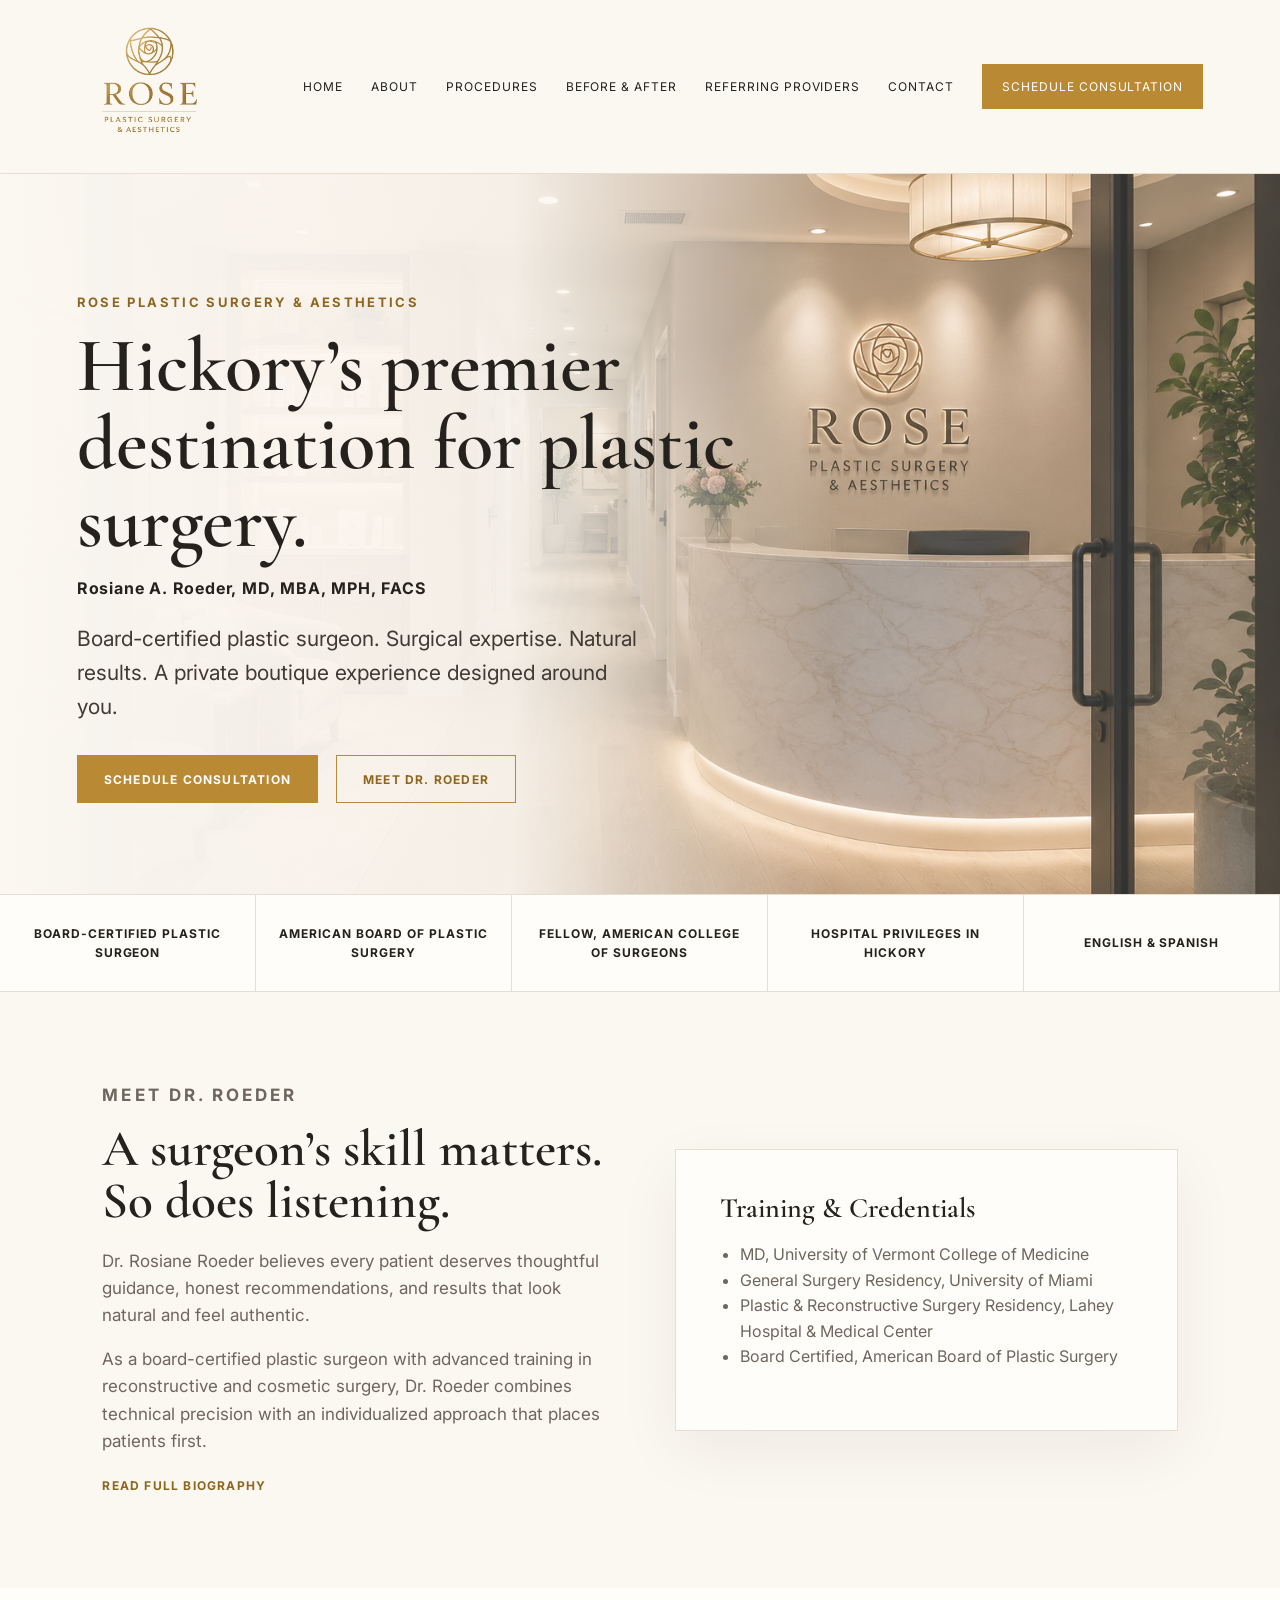
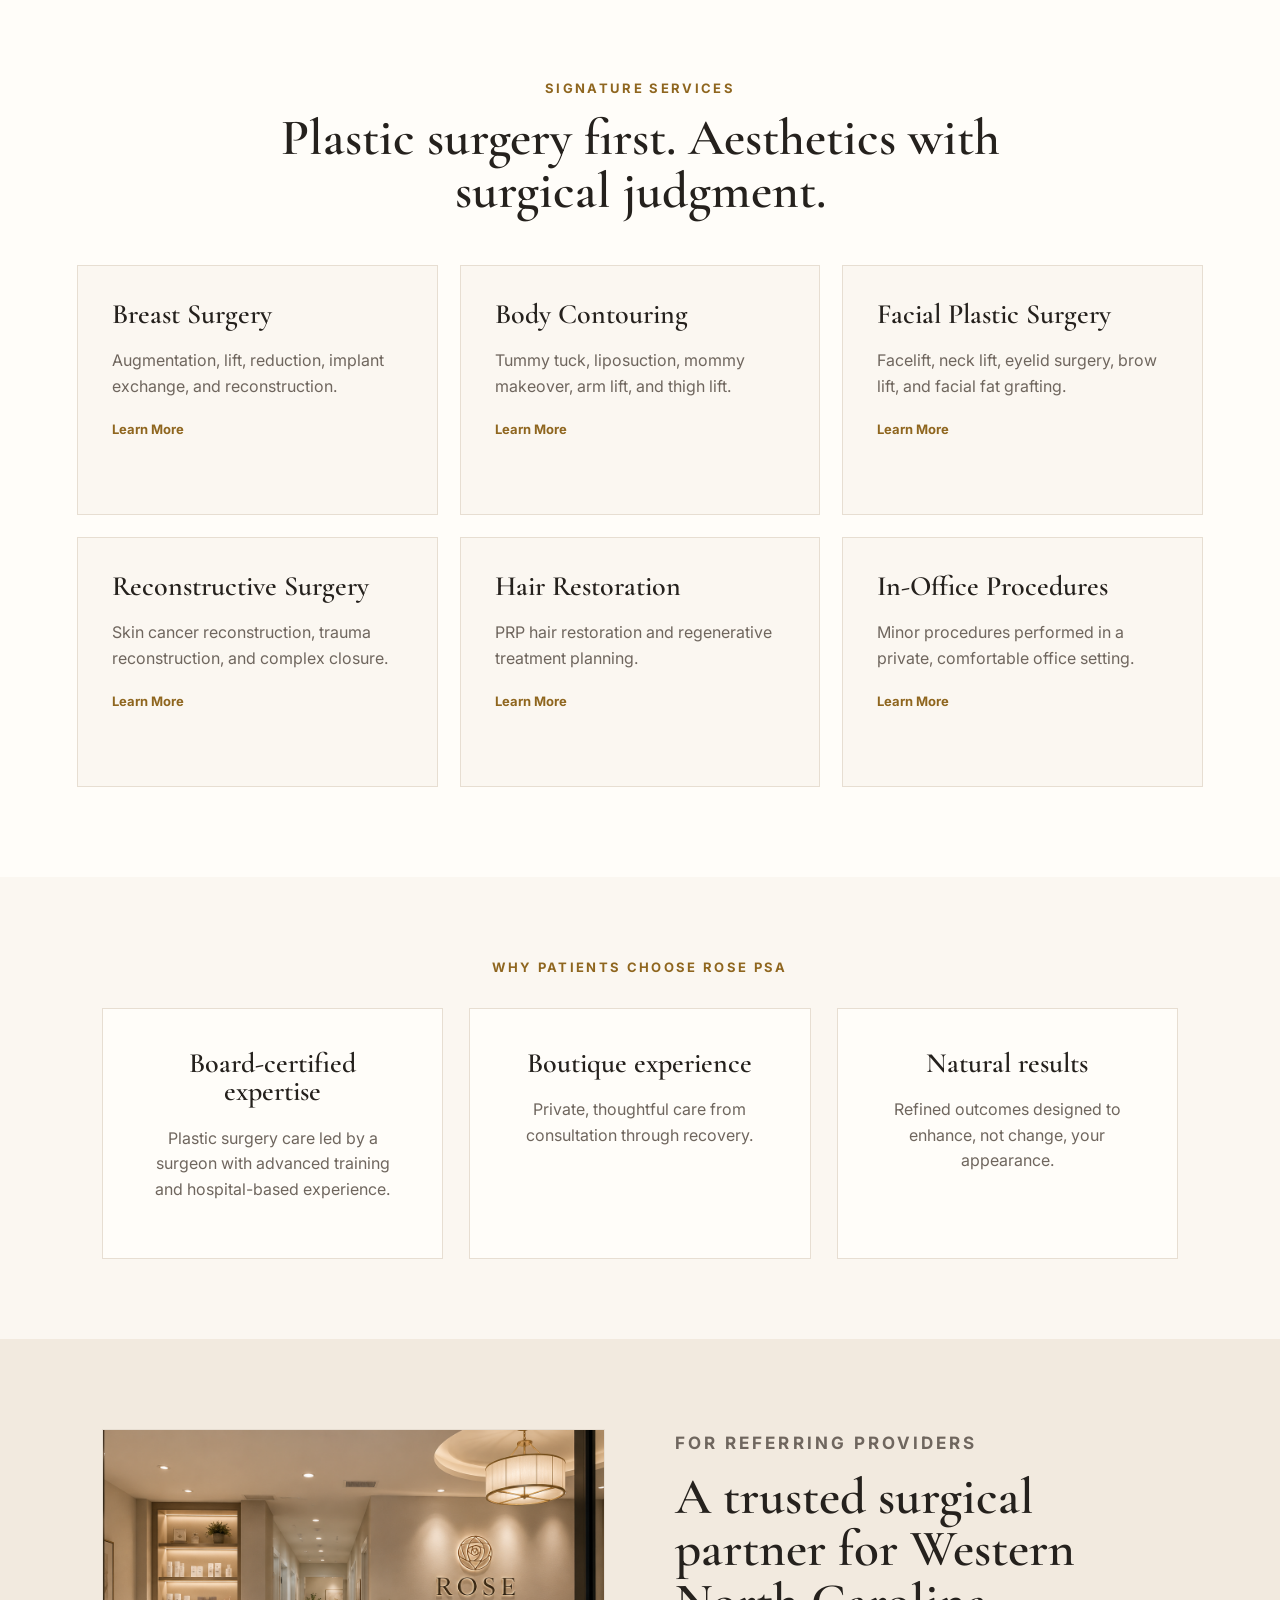
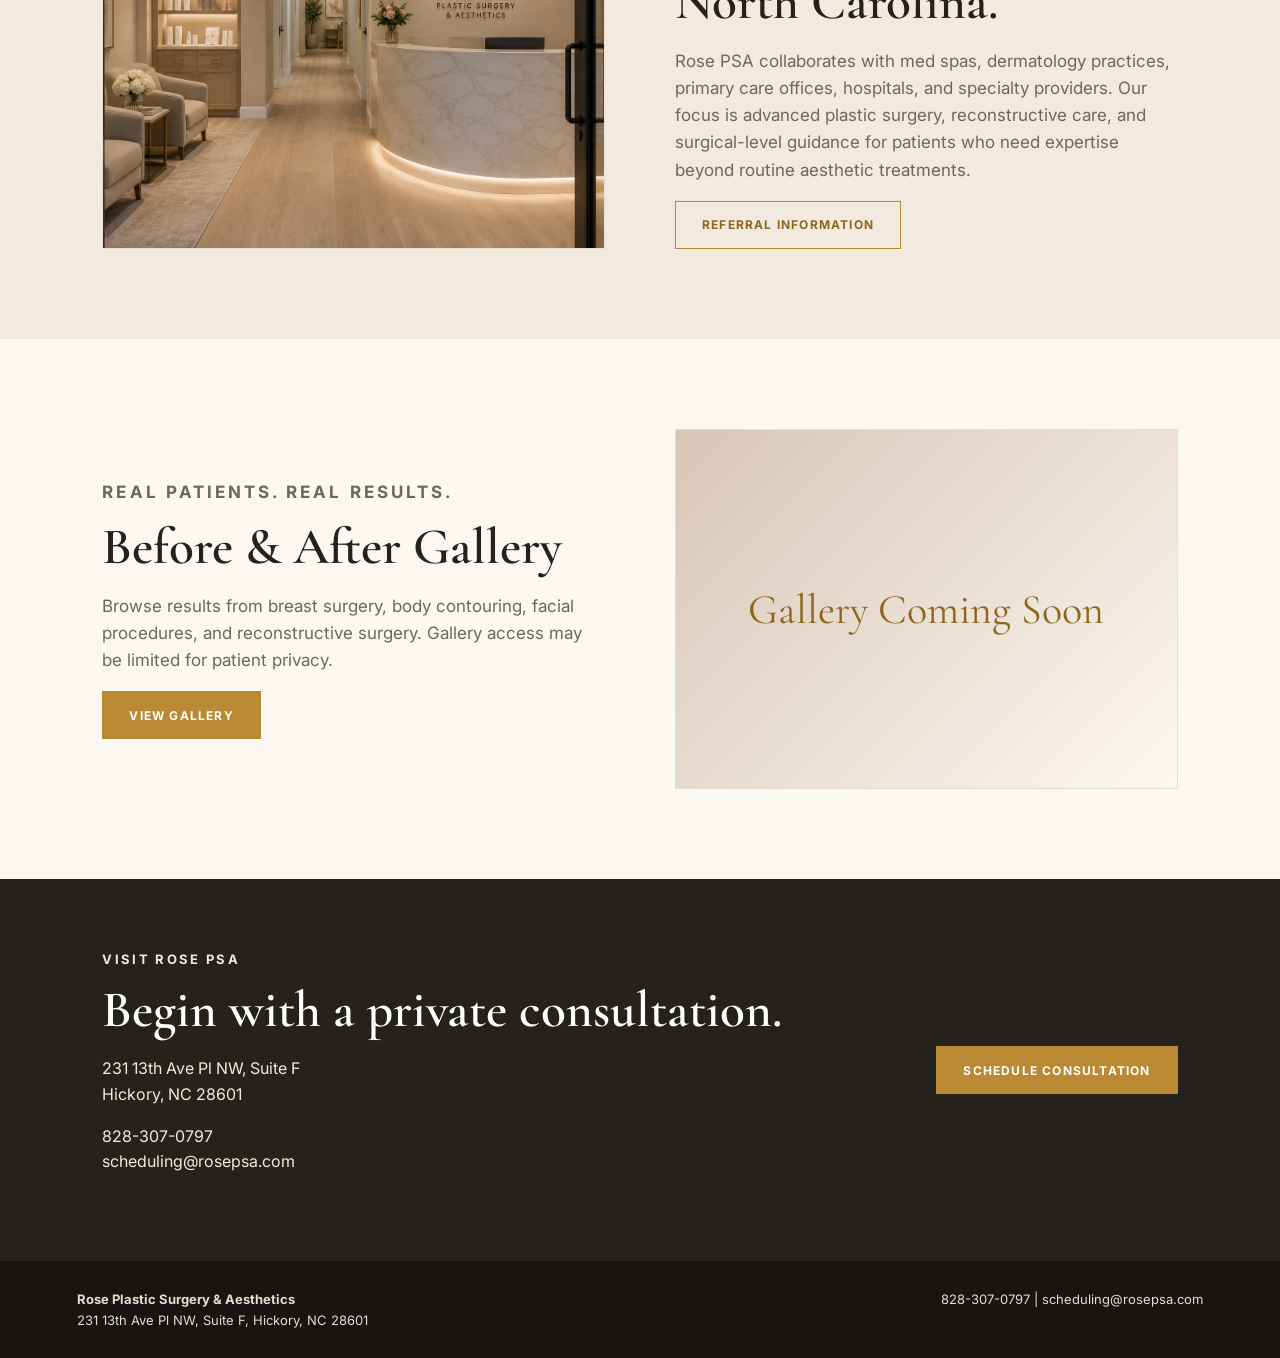
<file: index.html>
<!doctype html>
<html lang="en">
  <head>
    <meta charset="UTF-8" />
    <meta name="viewport" content="width=device-width, initial-scale=1.0" />
    <title>
      Rose Plastic Surgery & Aesthetics | Plastic Surgeon Hickory NC
    </title>
    <meta
      name="description"
      content="Rose Plastic Surgery & Aesthetics in Hickory, NC, led by board-certified plastic surgeon Rosiane A. Roeder, MD, MBA, MPH, FACS."
    />
    <link rel="preconnect" href="https://fonts.googleapis.com" />
    <link rel="preconnect" href="https://fonts.gstatic.com" crossorigin />
    <link
      href="https://fonts.googleapis.com/css2?family=Cormorant+Garamond:wght@500;600;700&family=Inter:wght@400;500;600;700&display=swap"
      rel="stylesheet"
    />
    <link rel="stylesheet" href="styles.css" />
  </head>
  <body>
    <header class="site-header">
      <a
        class="brand"
        href="index.html"
        aria-label="Rose Plastic Surgery & Aesthetics home"
      >
        <img
          src="assets/logo.png"
          alt="Rose Plastic Surgery & Aesthetics logo"
        />
      </a>
      <button class="menu-toggle" aria-label="Open menu">☰</button>
      <nav class="main-nav">
        <a href="index.html">Home</a>
        <a href="about.html">About</a>
        <a href="procedures.html">Procedures</a>
        <a href="gallery.html">Before & After</a>
        <a href="providers.html">Referring Providers</a>
        <a href="contact.html">Contact</a>
        <a class="nav-cta" href="contact.html">Schedule Consultation</a>
      </nav>
    </header>

    <main>
      <section class="hero">
        <div class="hero-copy">
          <p class="eyebrow">Rose Plastic Surgery & Aesthetics</p>
          <h1>Hickory’s premier destination for plastic surgery.</h1>
          <p class="doctor-line">Rosiane A. Roeder, MD, MBA, MPH, FACS</p>
          <p class="hero-text">
            Board-certified plastic surgeon. Surgical expertise. Natural
            results. A private boutique experience designed around you.
          </p>
          <div class="hero-actions">
            <a class="button gold" href="contact.html">Schedule Consultation</a>
            <a class="button outline" href="about.html">Meet Dr. Roeder</a>
          </div>
        </div>
        <div
          class="hero-image"
          role="img"
          aria-label="Rose Plastic Surgery & Aesthetics private practice lobby"
        ></div>
      </section>

      <section class="trust-strip">
        <div><span>Board-Certified Plastic Surgeon</span></div>
        <div><span>American Board of Plastic Surgery</span></div>
        <div><span>Fellow, American College of Surgeons</span></div>
        <div><span>Hospital Privileges in Hickory</span></div>
        <div><span>English & Spanish</span></div>
      </section>

      <section class="intro section-grid">
        <div>
          <p class="eyebrow">Meet Dr. Roeder</p>
          <h2>A surgeon’s skill matters. So does listening.</h2>
          <p>
            Dr. Rosiane Roeder believes every patient deserves thoughtful
            guidance, honest recommendations, and results that look natural and
            feel authentic.
          </p>
          <p>
            As a board-certified plastic surgeon with advanced training in
            reconstructive and cosmetic surgery, Dr. Roeder combines technical
            precision with an individualized approach that places patients
            first.
          </p>
          <a class="text-link" href="about.html">Read full biography</a>
        </div>
        <div class="credential-card">
          <h3>Training & Credentials</h3>
          <ul>
            <li>MD, University of Vermont College of Medicine</li>
            <li>General Surgery Residency, University of Miami</li>
            <li>
              Plastic & Reconstructive Surgery Residency, Lahey Hospital &
              Medical Center
            </li>
            <li>Board Certified, American Board of Plastic Surgery</li>
          </ul>
        </div>
      </section>

      <section class="services">
        <p class="eyebrow center">Signature Services</p>
        <h2>Plastic surgery first. Aesthetics with surgical judgment.</h2>
        <div class="service-grid">
          <article>
            <h3>Breast Surgery</h3>
            <p>
              Augmentation, lift, reduction, implant exchange, and
              reconstruction.
            </p>
            <a href="procedures.html#breast">Learn More</a>
          </article>
          <article>
            <h3>Body Contouring</h3>
            <p>
              Tummy tuck, liposuction, mommy makeover, arm lift, and thigh lift.
            </p>
            <a href="procedures.html#body">Learn More</a>
          </article>
          <article>
            <h3>Facial Plastic Surgery</h3>
            <p>
              Facelift, neck lift, eyelid surgery, brow lift, and facial fat
              grafting.
            </p>
            <a href="procedures.html#face">Learn More</a>
          </article>
          <article>
            <h3>Reconstructive Surgery</h3>
            <p>
              Skin cancer reconstruction, trauma reconstruction, and complex
              closure.
            </p>
            <a href="procedures.html#reconstruction">Learn More</a>
          </article>
          <article>
            <h3>Hair Restoration</h3>
            <p>PRP hair restoration and regenerative treatment planning.</p>
            <a href="procedures.html#hair">Learn More</a>
          </article>
          <article>
            <h3>In-Office Procedures</h3>
            <p>
              Minor procedures performed in a private, comfortable office
              setting.
            </p>
            <a href="procedures.html#office">Learn More</a>
          </article>
        </div>
      </section>

      <section class="why">
        <p class="eyebrow center">Why Patients Choose Rose PSA</p>
        <div class="why-grid">
          <div>
            <h3>Board-certified expertise</h3>
            <p>
              Plastic surgery care led by a surgeon with advanced training and
              hospital-based experience.
            </p>
          </div>
          <div>
            <h3>Boutique experience</h3>
            <p>Private, thoughtful care from consultation through recovery.</p>
          </div>
          <div>
            <h3>Natural results</h3>
            <p>
              Refined outcomes designed to enhance, not change, your appearance.
            </p>
          </div>
        </div>
      </section>

      <section class="providers-callout section-grid reverse">
        <div class="lobby-photo"></div>
        <div>
          <p class="eyebrow">For Referring Providers</p>
          <h2>A trusted surgical partner for Western North Carolina.</h2>
          <p>
            Rose PSA collaborates with med spas, dermatology practices, primary
            care offices, hospitals, and specialty providers. Our focus is
            advanced plastic surgery, reconstructive care, and surgical-level
            guidance for patients who need expertise beyond routine aesthetic
            treatments.
          </p>
          <a class="button outline" href="providers.html"
            >Referral Information</a
          >
        </div>
      </section>

      <section class="gallery-teaser section-grid">
        <div>
          <p class="eyebrow">Real Patients. Real Results.</p>
          <h2>Before & After Gallery</h2>
          <p>
            Browse results from breast surgery, body contouring, facial
            procedures, and reconstructive surgery. Gallery access may be
            limited for patient privacy.
          </p>
          <a class="button gold" href="gallery.html">View Gallery</a>
        </div>
        <div class="gallery-placeholder">
          <span>Gallery Coming Soon</span>
        </div>
      </section>

      <section class="contact-band">
        <div>
          <p class="eyebrow">Visit Rose PSA</p>
          <h2>Begin with a private consultation.</h2>
          <p>231 13th Ave Pl NW, Suite F<br />Hickory, NC 28601</p>
          <p>
            <a href="tel:8283070797">828-307-0797</a><br /><a
              href="mailto:scheduling@rosepsa.com"
              >scheduling@rosepsa.com</a
            >
          </p>
        </div>
        <a class="button gold" href="contact.html">Schedule Consultation</a>
      </section>
    </main>

    <footer>
      <div>
        <strong>Rose Plastic Surgery & Aesthetics</strong><br />231 13th Ave Pl
        NW, Suite F, Hickory, NC 28601
      </div>
      <div>
        <a href="tel:8283070797">828-307-0797</a> |
        <a href="mailto:scheduling@rosepsa.com">scheduling@rosepsa.com</a>
      </div>
    </footer>
    <script src="script.js"></script>
  </body>
</html>
</file>
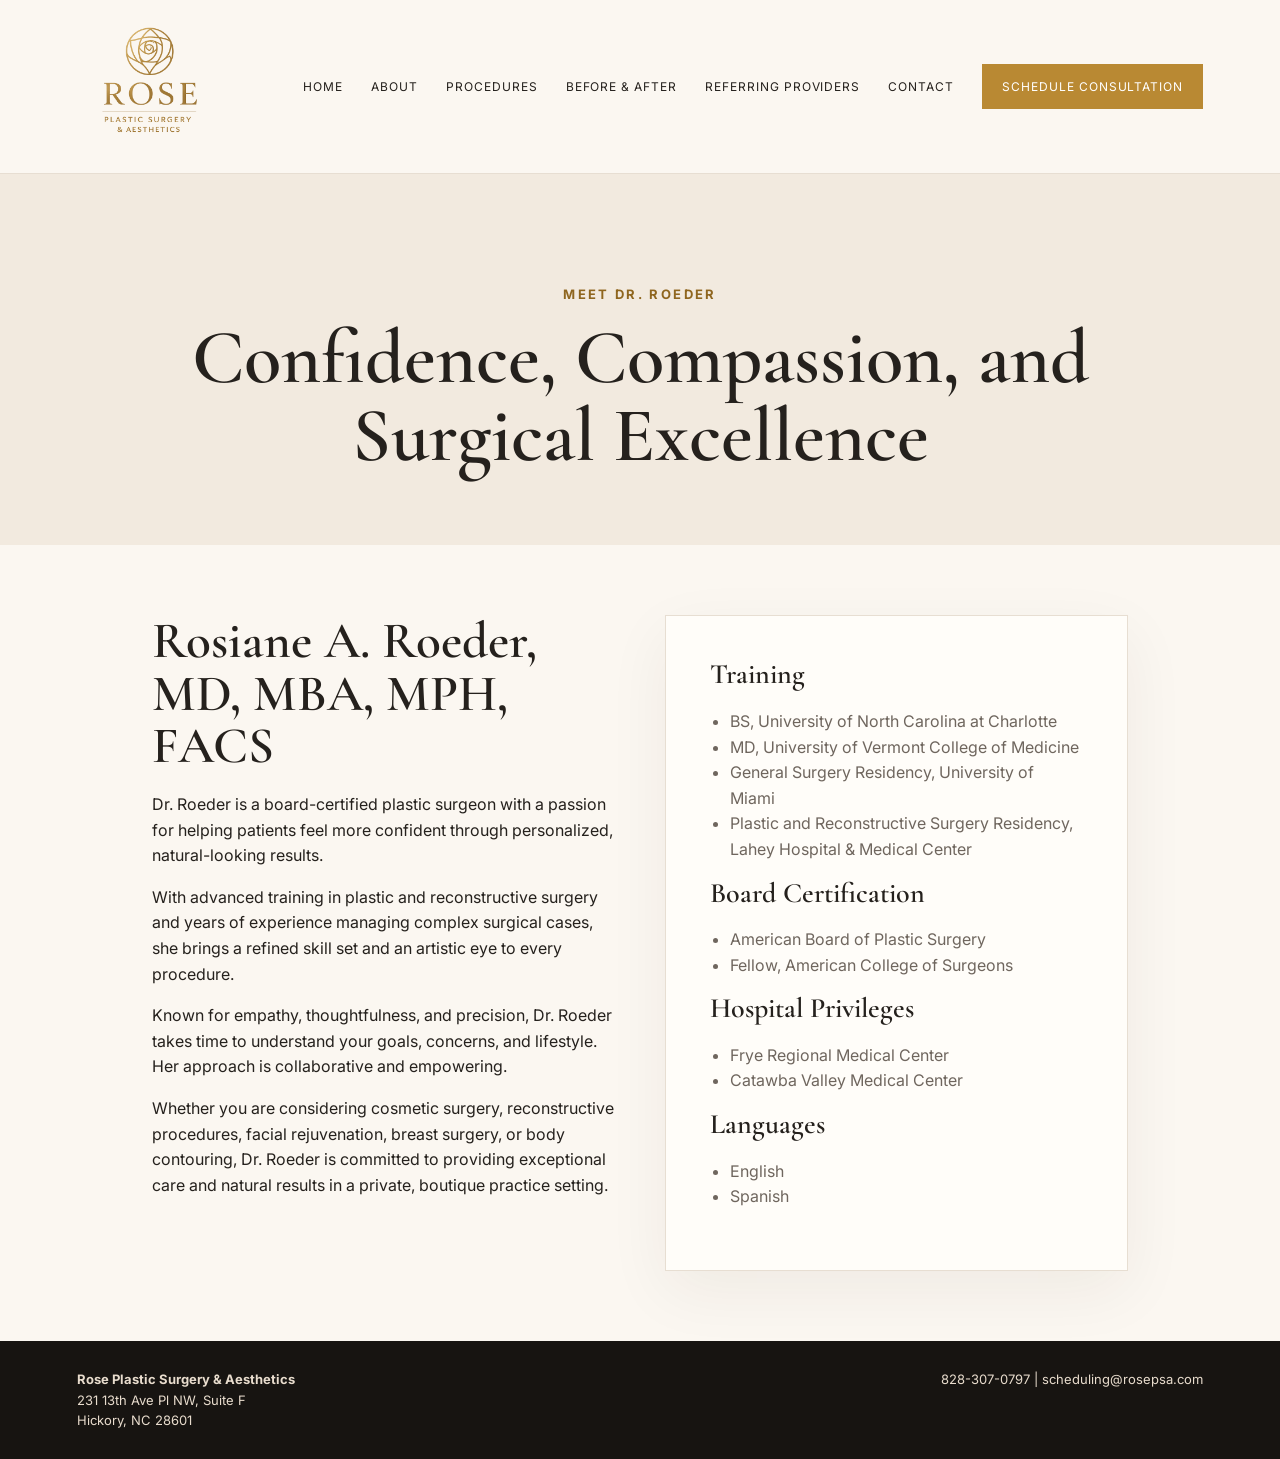
<file: about.html>
<!DOCTYPE html>
<html lang="en">
<head>
  <meta charset="UTF-8" />
  <meta name="viewport" content="width=device-width, initial-scale=1.0" />
  <title>Meet Dr. Roeder | Rose Plastic Surgery & Aesthetics</title>

  <link rel="preconnect" href="https://fonts.googleapis.com" />
  <link rel="preconnect" href="https://fonts.gstatic.com" crossorigin />

  <link
    href="https://fonts.googleapis.com/css2?family=Cormorant+Garamond:wght@500;600;700&family=Inter:wght@400;500;600;700&display=swap"
    rel="stylesheet"
  />

  <link rel="stylesheet" href="styles.css" />
</head>

<body>
  <header class="site-header">
    <a class="brand" href="index.html">
      <img
        src="assets/logo.png"
        alt="Rose Plastic Surgery & Aesthetics logo"
      />
    </a>

    <button class="menu-toggle">☰</button>

    <nav class="main-nav">
      <a href="index.html">Home</a>
      <a href="about.html">About</a>
      <a href="procedures.html">Procedures</a>
      <a href="gallery.html">Before & After</a>
      <a href="providers.html">Referring Providers</a>
      <a href="contact.html">Contact</a>
      <a class="nav-cta" href="contact.html">Schedule Consultation</a>
    </nav>
  </header>

  <main>
    <section class="page-hero">
      <p class="eyebrow">Meet Dr. Roeder</p>
      <h1>Confidence, Compassion, and Surgical Excellence</h1>
    </section>

    <section class="content two-col">
      <div>
        <h2>Rosiane A. Roeder, MD, MBA, MPH, FACS</h2>

        <p>
          Dr. Roeder is a board-certified plastic surgeon with a passion for
          helping patients feel more confident through personalized,
          natural-looking results.
        </p>

        <p>
          With advanced training in plastic and reconstructive surgery and years
          of experience managing complex surgical cases, she brings a refined
          skill set and an artistic eye to every procedure.
        </p>

        <p>
          Known for empathy, thoughtfulness, and precision, Dr. Roeder takes
          time to understand your goals, concerns, and lifestyle. Her approach
          is collaborative and empowering.
        </p>

        <p>
          Whether you are considering cosmetic surgery, reconstructive
          procedures, facial rejuvenation, breast surgery, or body contouring,
          Dr. Roeder is committed to providing exceptional care and natural
          results in a private, boutique practice setting.
        </p>
      </div>

      <div class="credential-card">
        <h3>Training</h3>

        <ul>
          <li>BS, University of North Carolina at Charlotte</li>
          <li>MD, University of Vermont College of Medicine</li>
          <li>General Surgery Residency, University of Miami</li>
          <li>
            Plastic and Reconstructive Surgery Residency,
            Lahey Hospital & Medical Center
          </li>
        </ul>

        <h3>Board Certification</h3>

        <ul>
          <li>American Board of Plastic Surgery</li>
          <li>Fellow, American College of Surgeons</li>
        </ul>

        <h3>Hospital Privileges</h3>

        <ul>
          <li>Frye Regional Medical Center</li>
          <li>Catawba Valley Medical Center</li>
        </ul>

        <h3>Languages</h3>

        <ul>
          <li>English</li>
          <li>Spanish</li>
        </ul>
      </div>
    </section>
  </main>

  <footer>
    <div>
      <strong>Rose Plastic Surgery & Aesthetics</strong><br />
      231 13th Ave Pl NW, Suite F<br />
      Hickory, NC 28601
    </div>

    <div>
      <a href="tel:8283070797">828-307-0797</a> |
      <a href="mailto:scheduling@rosepsa.com">
        scheduling@rosepsa.com
      </a>
    </div>
  </footer>

  <script src="script.js"></script>
</body>
</html>
</file>
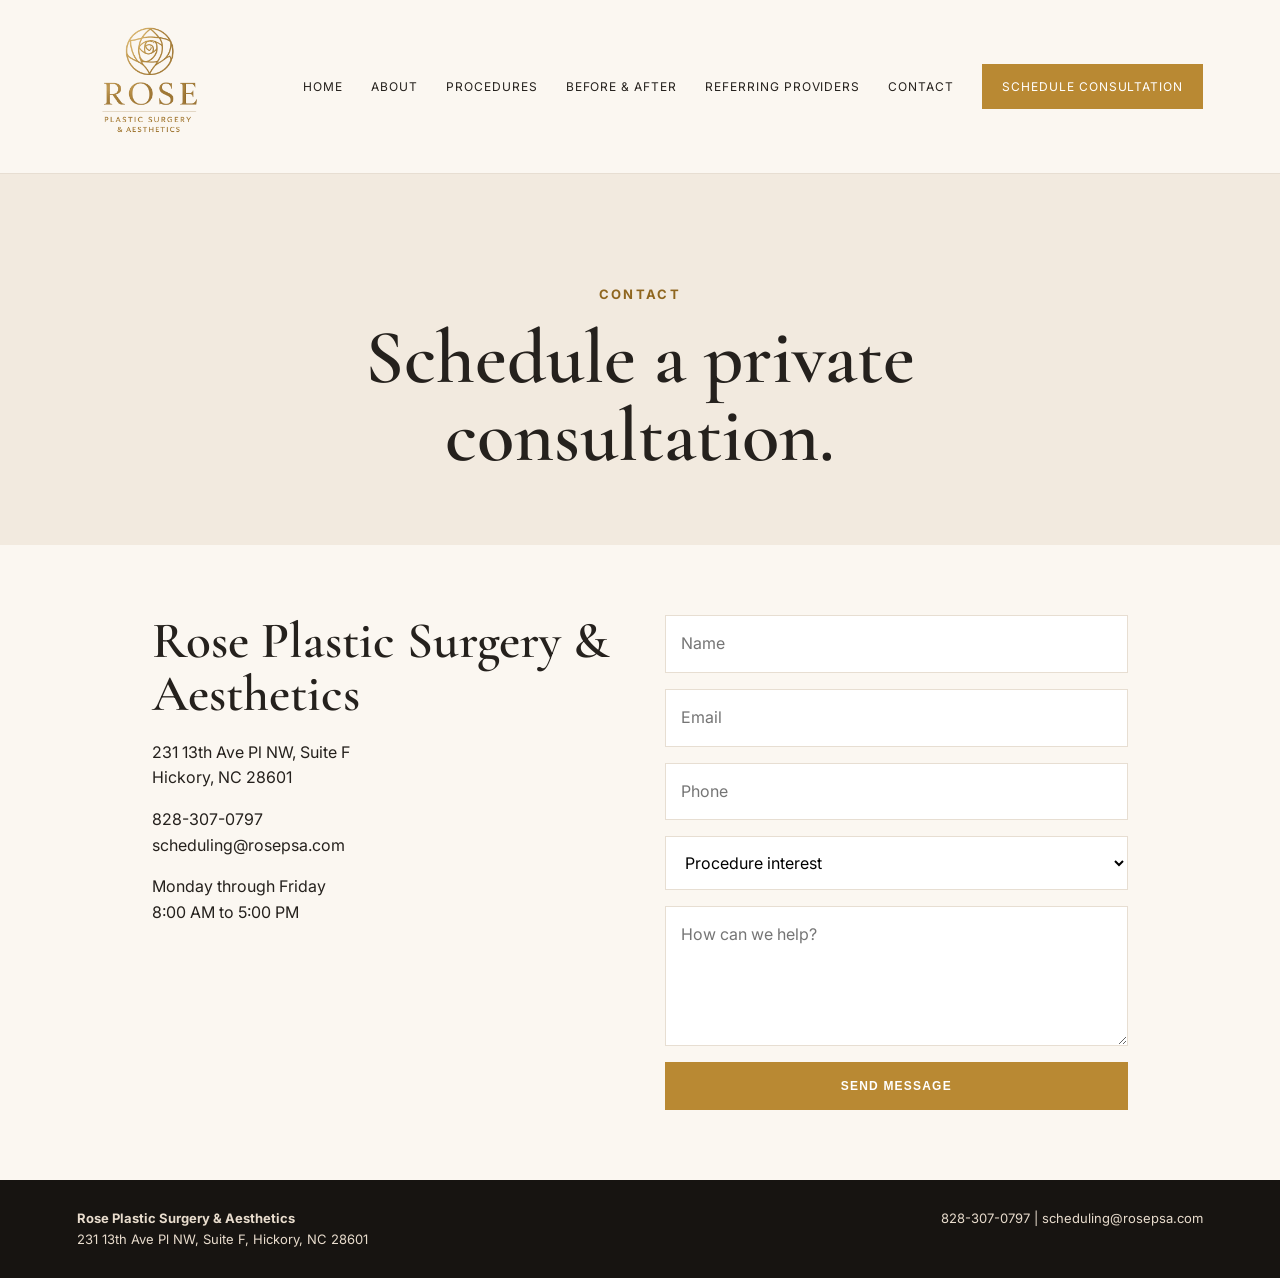
<file: contact.html>
<!doctype html>
<html lang="en">
  <head>
    <meta charset="UTF-8" />
    <meta name="viewport" content="width=device-width, initial-scale=1.0" />
    <title>Contact | Rose Plastic Surgery & Aesthetics</title>
    <link rel="preconnect" href="https://fonts.googleapis.com" />
    <link rel="preconnect" href="https://fonts.gstatic.com" crossorigin />
    <link
      href="https://fonts.googleapis.com/css2?family=Cormorant+Garamond:wght@500;600;700&family=Inter:wght@400;500;600;700&display=swap"
      rel="stylesheet"
    />
    <link rel="stylesheet" href="styles.css" />
  </head>
  <body>
    <header class="site-header">
      <a class="brand" href="index.html"
        ><img
          src="assets/logo.png"
          alt="Rose Plastic Surgery & Aesthetics logo" /></a
      ><button class="menu-toggle">☰</button>
      <nav class="main-nav">
        <a href="index.html">Home</a><a href="about.html">About</a
        ><a href="procedures.html">Procedures</a
        ><a href="gallery.html">Before & After</a
        ><a href="providers.html">Referring Providers</a
        ><a href="contact.html">Contact</a
        ><a class="nav-cta" href="contact.html">Schedule Consultation</a>
      </nav>
    </header>
    <main>
      <section class="page-hero">
        <p class="eyebrow">Contact</p>
        <h1>Schedule a private consultation.</h1>
      </section>
      <section class="content two-col">
        <div>
          <h2>Rose Plastic Surgery & Aesthetics</h2>
          <p>231 13th Ave Pl NW, Suite F<br />Hickory, NC 28601</p>
          <p>
            <a href="tel:8283070797">828-307-0797</a><br /><a
              href="mailto:scheduling@rosepsa.com"
              >scheduling@rosepsa.com</a
            >
          </p>
          <p>Monday through Friday<br />8:00 AM to 5:00 PM</p>
        </div>
        <form
          class="contact-form"
          action="https://formspree.io/f/mwvjjloz"
          method="POST"
        >
          <input name="name" placeholder="Name" required /><input
            name="email"
            type="email"
            placeholder="Email"
            required
          /><input name="phone" placeholder="Phone" /><select name="interest">
            <option>Procedure interest</option>
            <option>Breast Surgery</option>
            <option>Body Contouring</option>
            <option>Facial Plastic Surgery</option>
            <option>Reconstructive Surgery</option>
            <option>Hair Restoration</option>
            <option>In-Office Procedure</option>
            <option>Referral Partner</option></select
          ><textarea name="message" placeholder="How can we help?"></textarea
          ><button class="button gold" type="submit">Send Message</button>
        </form>
      </section>
    </main>
    <footer>
      <div>
        <strong>Rose Plastic Surgery & Aesthetics</strong><br />231 13th Ave Pl
        NW, Suite F, Hickory, NC 28601
      </div>
      <div>
        <a href="tel:8283070797">828-307-0797</a> |
        <a href="mailto:scheduling@rosepsa.com">scheduling@rosepsa.com</a>
      </div>
    </footer>
    <script src="script.js"></script>
  </body>
</html>
</file>
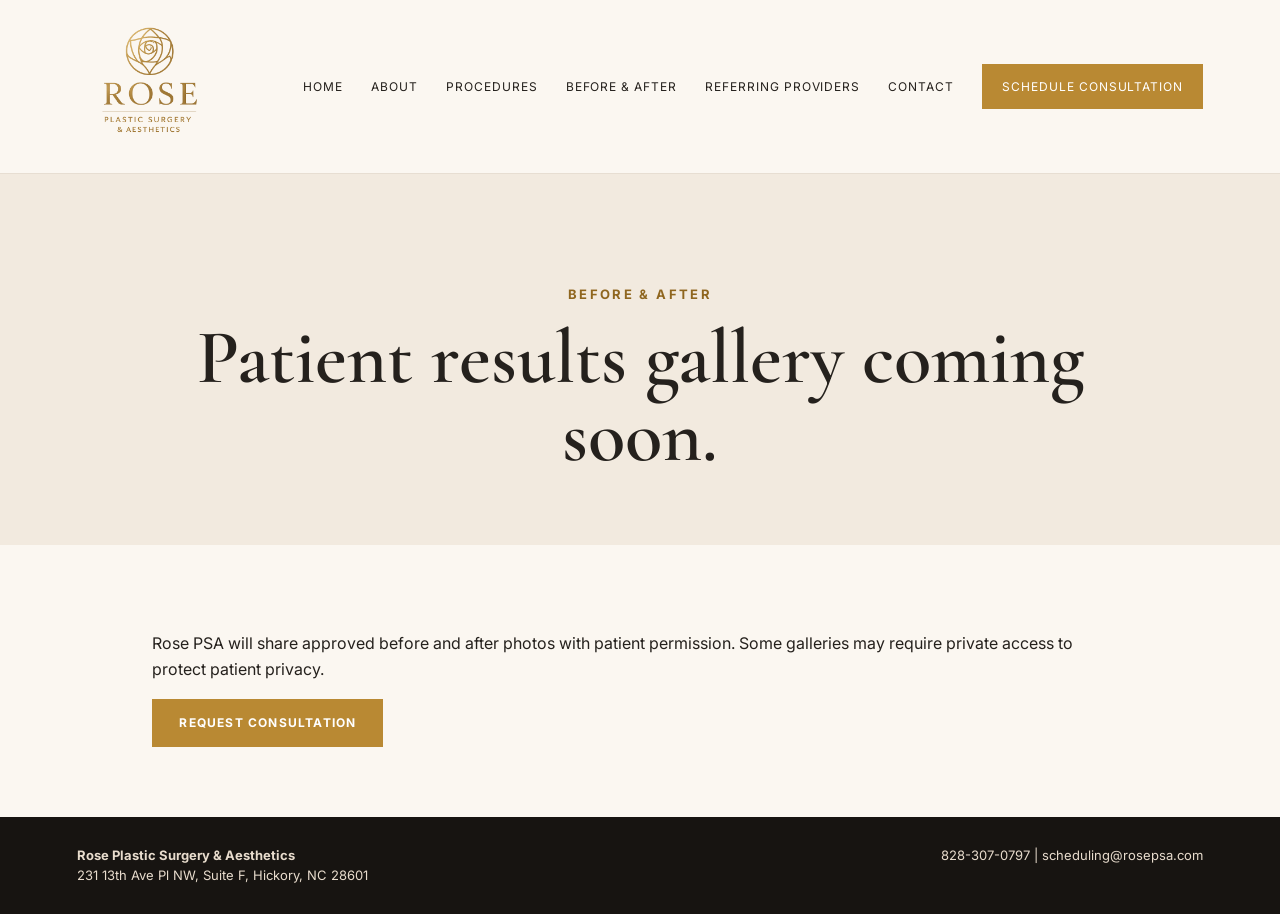
<file: gallery.html>
<!DOCTYPE html><html lang="en"><head><meta charset="UTF-8"><meta name="viewport" content="width=device-width, initial-scale=1.0"><title>Before & After Gallery | Rose PSA</title><link rel="preconnect" href="https://fonts.googleapis.com"><link rel="preconnect" href="https://fonts.gstatic.com" crossorigin><link href="https://fonts.googleapis.com/css2?family=Cormorant+Garamond:wght@500;600;700&family=Inter:wght@400;500;600;700&display=swap" rel="stylesheet"><link rel="stylesheet" href="styles.css"></head><body><header class="site-header"><a class="brand" href="index.html"><img src="assets/logo.png" alt="Rose Plastic Surgery & Aesthetics logo"></a><button class="menu-toggle">☰</button><nav class="main-nav"><a href="index.html">Home</a><a href="about.html">About</a><a href="procedures.html">Procedures</a><a href="gallery.html">Before & After</a><a href="providers.html">Referring Providers</a><a href="contact.html">Contact</a><a class="nav-cta" href="contact.html">Schedule Consultation</a></nav></header><main><section class="page-hero"><p class="eyebrow">Before & After</p><h1>Patient results gallery coming soon.</h1></section><section class="content"><p>Rose PSA will share approved before and after photos with patient permission. Some galleries may require private access to protect patient privacy.</p><a class="button gold" href="contact.html">Request Consultation</a></section></main><footer><div><strong>Rose Plastic Surgery & Aesthetics</strong><br>231 13th Ave Pl NW, Suite F, Hickory, NC 28601</div><div><a href="tel:8283070797">828-307-0797</a> | <a href="mailto:scheduling@rosepsa.com">scheduling@rosepsa.com</a></div></footer><script src="script.js"></script></body></html>
</file>
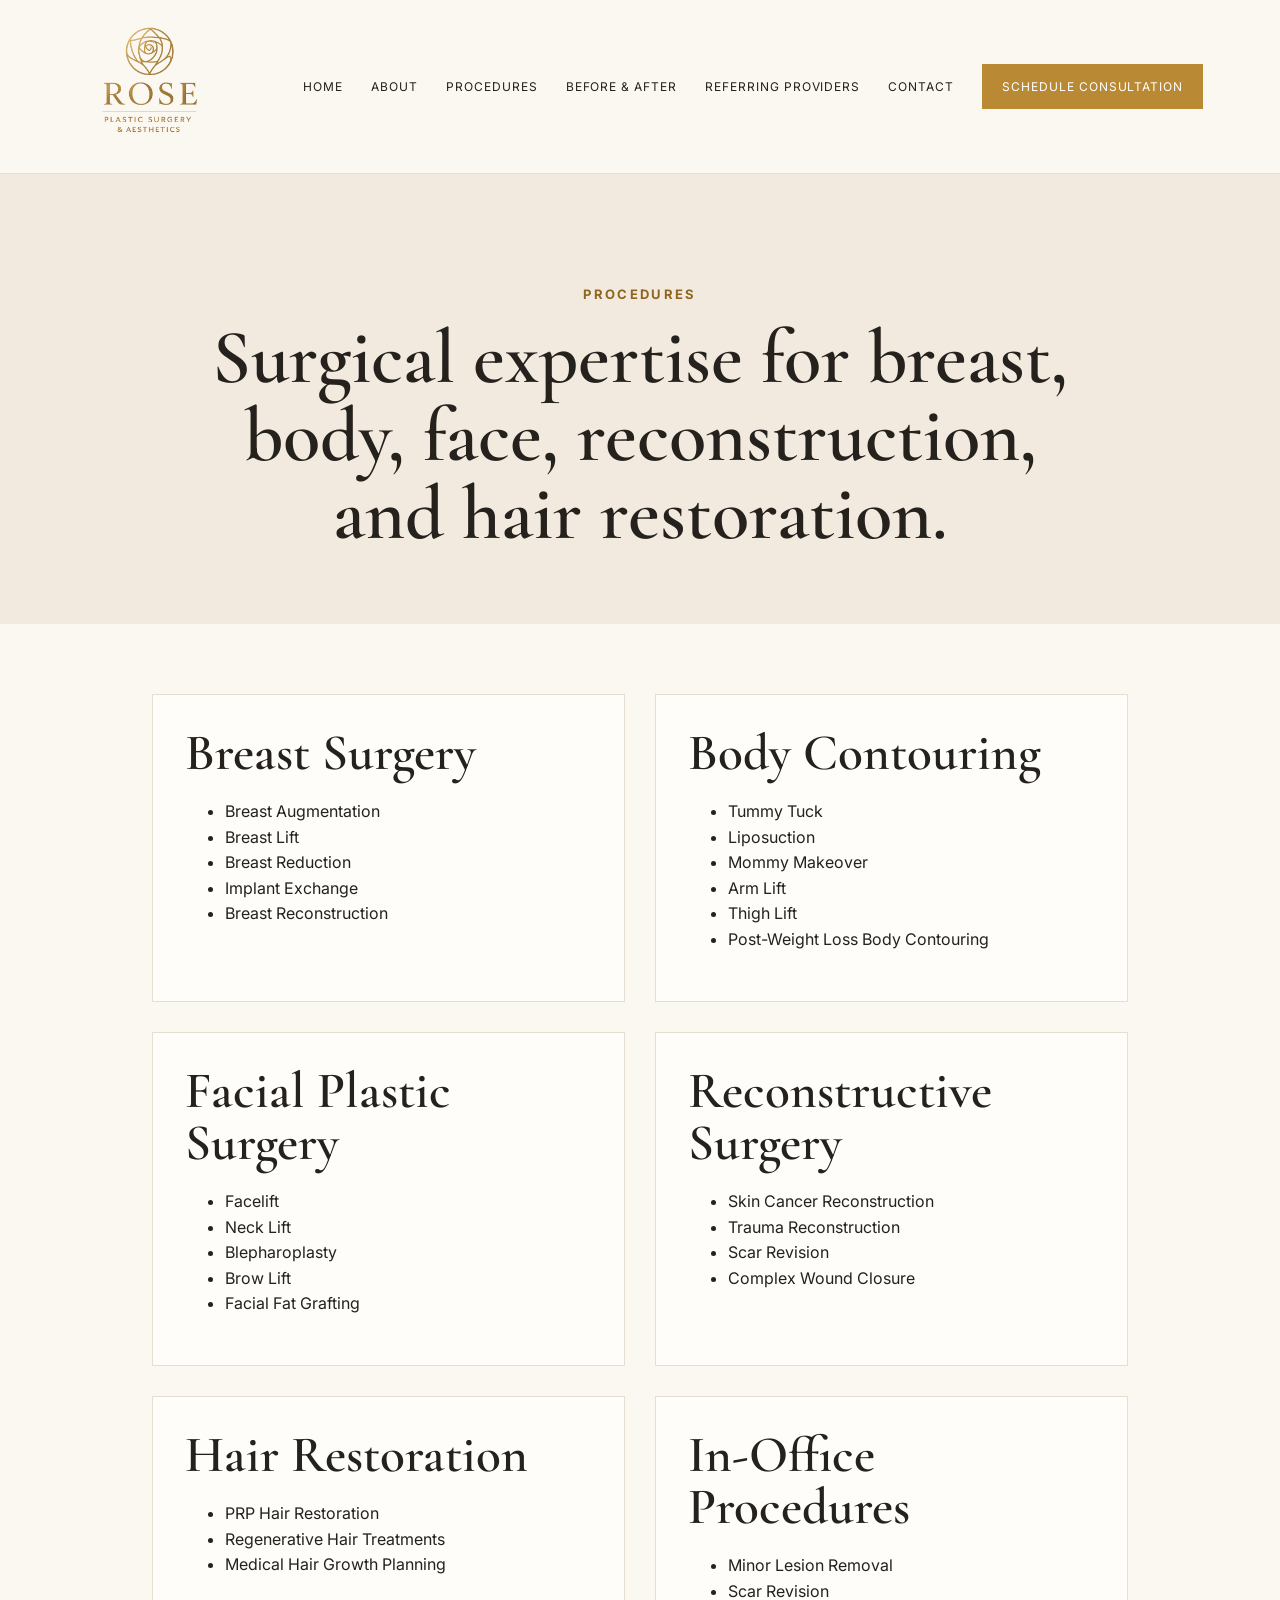
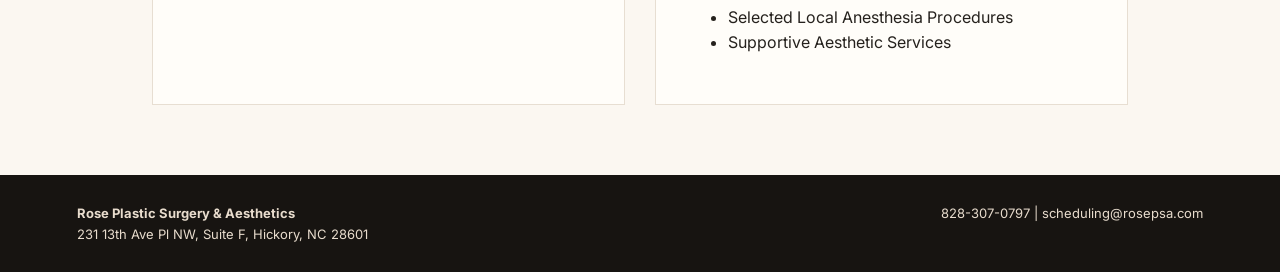
<file: procedures.html>
<!DOCTYPE html><html lang="en"><head><meta charset="UTF-8"><meta name="viewport" content="width=device-width, initial-scale=1.0"><title>Procedures | Rose Plastic Surgery & Aesthetics</title><link rel="preconnect" href="https://fonts.googleapis.com"><link rel="preconnect" href="https://fonts.gstatic.com" crossorigin><link href="https://fonts.googleapis.com/css2?family=Cormorant+Garamond:wght@500;600;700&family=Inter:wght@400;500;600;700&display=swap" rel="stylesheet"><link rel="stylesheet" href="styles.css"></head><body><header class="site-header"><a class="brand" href="index.html"><img src="assets/logo.png" alt="Rose Plastic Surgery & Aesthetics logo"></a><button class="menu-toggle">☰</button><nav class="main-nav"><a href="index.html">Home</a><a href="about.html">About</a><a href="procedures.html">Procedures</a><a href="gallery.html">Before & After</a><a href="providers.html">Referring Providers</a><a href="contact.html">Contact</a><a class="nav-cta" href="contact.html">Schedule Consultation</a></nav></header><main><section class="page-hero"><p class="eyebrow">Procedures</p><h1>Surgical expertise for breast, body, face, reconstruction, and hair restoration.</h1></section><section class="content procedure-list"><section id="breast"><h2>Breast Surgery</h2><ul><li>Breast Augmentation</li><li>Breast Lift</li><li>Breast Reduction</li><li>Implant Exchange</li><li>Breast Reconstruction</li></ul></section><section id="body"><h2>Body Contouring</h2><ul><li>Tummy Tuck</li><li>Liposuction</li><li>Mommy Makeover</li><li>Arm Lift</li><li>Thigh Lift</li><li>Post-Weight Loss Body Contouring</li></ul></section><section id="face"><h2>Facial Plastic Surgery</h2><ul><li>Facelift</li><li>Neck Lift</li><li>Blepharoplasty</li><li>Brow Lift</li><li>Facial Fat Grafting</li></ul></section><section id="reconstruction"><h2>Reconstructive Surgery</h2><ul><li>Skin Cancer Reconstruction</li><li>Trauma Reconstruction</li><li>Scar Revision</li><li>Complex Wound Closure</li></ul></section><section id="hair"><h2>Hair Restoration</h2><ul><li>PRP Hair Restoration</li><li>Regenerative Hair Treatments</li><li>Medical Hair Growth Planning</li></ul></section><section id="office"><h2>In-Office Procedures</h2><ul><li>Minor Lesion Removal</li><li>Scar Revision</li><li>Selected Local Anesthesia Procedures</li><li>Supportive Aesthetic Services</li></ul></section></section></main><footer><div><strong>Rose Plastic Surgery & Aesthetics</strong><br>231 13th Ave Pl NW, Suite F, Hickory, NC 28601</div><div><a href="tel:8283070797">828-307-0797</a> | <a href="mailto:scheduling@rosepsa.com">scheduling@rosepsa.com</a></div></footer><script src="script.js"></script></body></html>
</file>
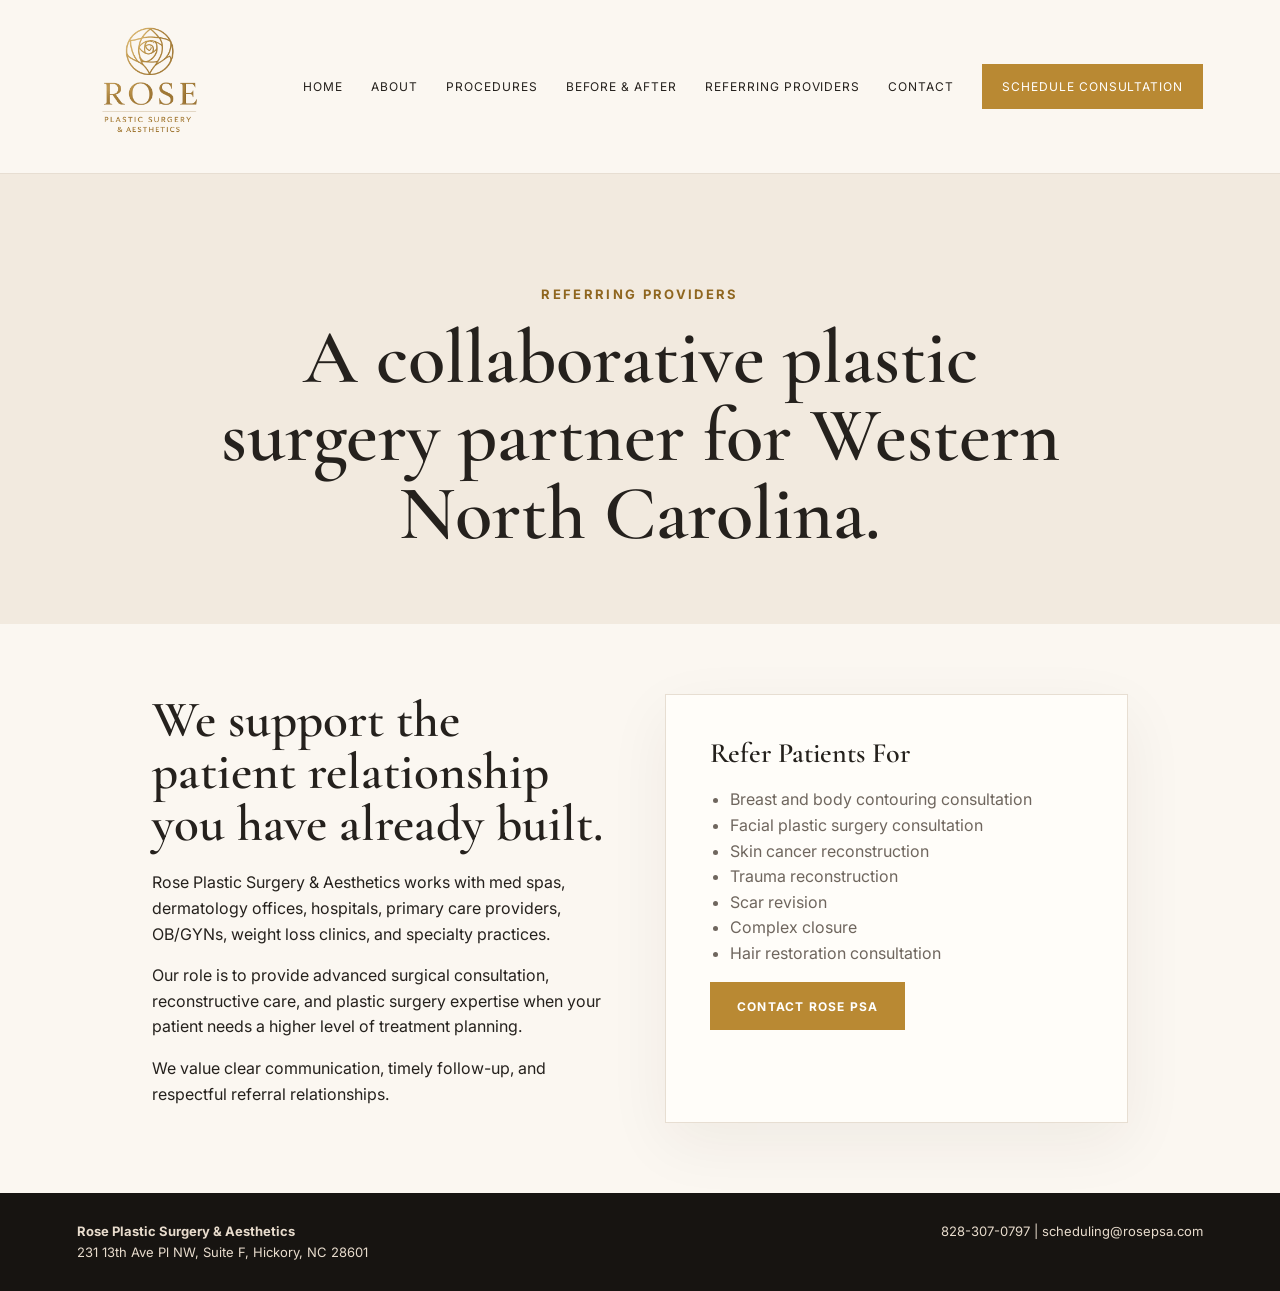
<file: providers.html>
<!DOCTYPE html><html lang="en"><head><meta charset="UTF-8"><meta name="viewport" content="width=device-width, initial-scale=1.0"><title>Referring Providers | Rose PSA</title><link rel="preconnect" href="https://fonts.googleapis.com"><link rel="preconnect" href="https://fonts.gstatic.com" crossorigin><link href="https://fonts.googleapis.com/css2?family=Cormorant+Garamond:wght@500;600;700&family=Inter:wght@400;500;600;700&display=swap" rel="stylesheet"><link rel="stylesheet" href="styles.css"></head><body><header class="site-header"><a class="brand" href="index.html"><img src="assets/logo.png" alt="Rose Plastic Surgery & Aesthetics logo"></a><button class="menu-toggle">☰</button><nav class="main-nav"><a href="index.html">Home</a><a href="about.html">About</a><a href="procedures.html">Procedures</a><a href="gallery.html">Before & After</a><a href="providers.html">Referring Providers</a><a href="contact.html">Contact</a><a class="nav-cta" href="contact.html">Schedule Consultation</a></nav></header><main><section class="page-hero"><p class="eyebrow">Referring Providers</p><h1>A collaborative plastic surgery partner for Western North Carolina.</h1></section><section class="content two-col"><div><h2>We support the patient relationship you have already built.</h2><p>Rose Plastic Surgery & Aesthetics works with med spas, dermatology offices, hospitals, primary care providers, OB/GYNs, weight loss clinics, and specialty practices.</p><p>Our role is to provide advanced surgical consultation, reconstructive care, and plastic surgery expertise when your patient needs a higher level of treatment planning.</p><p>We value clear communication, timely follow-up, and respectful referral relationships.</p></div><div class="credential-card"><h3>Refer Patients For</h3><ul><li>Breast and body contouring consultation</li><li>Facial plastic surgery consultation</li><li>Skin cancer reconstruction</li><li>Trauma reconstruction</li><li>Scar revision</li><li>Complex closure</li><li>Hair restoration consultation</li></ul><a class="button gold" href="contact.html">Contact Rose PSA</a></div></section></main><footer><div><strong>Rose Plastic Surgery & Aesthetics</strong><br>231 13th Ave Pl NW, Suite F, Hickory, NC 28601</div><div><a href="tel:8283070797">828-307-0797</a> | <a href="mailto:scheduling@rosepsa.com">scheduling@rosepsa.com</a></div></footer><script src="script.js"></script></body></html>
</file>
<file: styles.css>
:root {
  --cream: #fbf7f1;
  --warm: #f2eadf;
  --stone: #d9caba;
  --gold: #b98933;
  --gold-dark: #8f661f;
  --charcoal: #25211d;
  --muted: #6f665e;
  --white: #fffdf9;
  --line: #e7ded2;
}
* {
  box-sizing: border-box;
}
body {
  margin: 0;
  font-family: Inter, Arial, sans-serif;
  color: var(--charcoal);
  background: var(--cream);
  line-height: 1.6;
}
a {
  color: inherit;
  text-decoration: none;
}
.site-header {
  position: sticky;
  top: 0;
  z-index: 10;
  display: flex;
  align-items: center;
  justify-content: space-between;
  padding: 14px 6vw;
  background: rgba(251, 247, 241, 0.94);
  backdrop-filter: blur(14px);
  border-bottom: 1px solid var(--line);
}
.brand img {
  width: 145px;
  height: auto;
  display: block;
}
.main-nav {
  display: flex;
  align-items: center;
  gap: 28px;
  font-size: 12px;
  text-transform: uppercase;
  letter-spacing: 0.08em;
}
.main-nav a {
  padding: 10px 0;
}
.main-nav a:hover {
  color: var(--gold-dark);
}
.nav-cta {
  background: var(--gold);
  color: white !important;
  padding: 13px 20px !important;
}
.menu-toggle {
  display: none;
  background: none;
  border: 0;
  font-size: 26px;
}
h1,
h2,
h3 {
  font-family: "Cormorant Garamond", Georgia, serif;
  line-height: 1.02;
  margin: 0 0 20px;
}
h1 {
  font-size: clamp(44px, 6vw, 78px);
  font-weight: 600;
}
h2 {
  font-size: clamp(34px, 4vw, 56px);
  font-weight: 600;
}
h3 {
  font-size: 28px;
  font-weight: 600;
}
.eyebrow {
  font-size: 13px;
  text-transform: uppercase;
  letter-spacing: 0.18em;
  color: var(--gold-dark);
  font-weight: 700;
  margin: 0 0 14px;
}
.center {
  text-align: center;
}
.doctor-line {
  font-weight: 700;
  letter-spacing: 0.05em;
  margin-top: -6px;
}
.hero {
  display: grid;
  grid-template-columns: 1fr;
  min-height: 720px;
  background:
    linear-gradient(
      90deg,
      var(--cream) 0%,
      rgba(251, 247, 241, 0.92) 40%,
      rgba(251, 247, 241, 0.2) 65%
    ),
    url("assets/lobby.png");
  background-size: cover;
  background-position: center;
}
.hero-copy {
  padding: 118px 0 70px 6vw;
  max-width: 760px;
}
.hero-text {
  font-size: 21px;
  max-width: 560px;
  color: #403a34;
}
.hero-actions {
  display: flex;
  gap: 18px;
  margin-top: 32px;
  flex-wrap: wrap;
}
.button {
  display: inline-flex;
  align-items: center;
  justify-content: center;
  min-height: 48px;
  padding: 0 26px;
  text-transform: uppercase;
  font-size: 12px;
  letter-spacing: 0.1em;
  font-weight: 700;
  border: 1px solid var(--gold);
}
.button.gold {
  background: var(--gold);
  color: white;
}
.button.outline {
  background: transparent;
  color: var(--gold-dark);

}
.trust-strip {
  display: grid;
  grid-template-columns: repeat(5, 1fr);
  background: var(--white);
  border-top: 1px solid var(--line);
  border-bottom: 1px solid var(--line);
}
.trust-strip div {
  min-height: 96px;
  display: flex;
  align-items: center;
  justify-content: center;
  text-align: center;
  padding: 18px;
  border-right: 1px solid var(--line);
}
.trust-strip span {
  font-size: 12px;
  font-weight: 700;
  text-transform: uppercase;
  letter-spacing: 0.08em;
}
.section-grid {
  display: grid;
  grid-template-columns: 1fr 1fr;
  gap: 70px;
  padding: 90px 8vw;
  align-items: center;
}
.section-grid p {
  font-size: 17px;
  color: var(--muted);
}
.credential-card {
  background: var(--white);
  padding: 44px;
  border: 1px solid var(--line);
  box-shadow: 0 20px 60px rgba(54, 38, 20, 0.06);
}
.credential-card ul {
  padding-left: 20px;
  color: var(--muted);
}
.text-link {
  color: var(--gold-dark);
  font-weight: 700;
  text-transform: uppercase;
  letter-spacing: 0.1em;
  font-size: 12px;
}
.services {
  padding: 90px 6vw;
  background: var(--white);
  text-align: center;
}
.services h2 {
  max-width: 850px;
  margin: 0 auto 48px;
}
.service-grid {
  display: grid;
  grid-template-columns: repeat(3, 1fr);
  gap: 22px;
  text-align: left;
}
.service-grid article {
  background: var(--cream);
  padding: 34px;
  border: 1px solid var(--line);
  min-height: 250px;
}
.service-grid p {
  color: var(--muted);
}
.service-grid a {
  color: var(--gold-dark);
  font-weight: 700;
  font-size: 13px;
}
.why {
  padding: 80px 8vw;
}
.why-grid {
  display: grid;
  grid-template-columns: repeat(3, 1fr);
  gap: 26px;
  margin-top: 30px;
  text-align: center;
}
.why-grid div {
  background: var(--white);
  border: 1px solid var(--line);
  padding: 40px;
}
.why-grid p {
  color: var(--muted);
}
.reverse {
  background: var(--warm);
}
.lobby-photo {
  height: 420px;
  background: url("assets/lobby.png") center/cover no-repeat;
  border: 1px solid var(--line);
}
.gallery-placeholder {
  height: 360px;
  background: linear-gradient(135deg, #d8c6b5, #fbf7f1);
  display: flex;
  align-items: center;
  justify-content: center;
  border: 1px solid var(--line);
  font-family: "Cormorant Garamond", Georgia, serif;
  font-size: 42px;
  color: var(--gold-dark);
}
.contact-band {
  display: flex;
  align-items: center;
  justify-content: space-between;
  gap: 30px;
  background: var(--charcoal);
  color: white;
  padding: 70px 8vw;
}
.contact-band p,
.contact-band a {
  color: #f4eadc;
}
footer {
  display: flex;
  justify-content: space-between;
  gap: 20px;
  padding: 28px 6vw;
  background: #171411;
  color: #e8dccd;
  font-size: 13px;
}
footer a {
  color: #e8dccd;
}
.page-hero {
  padding: 110px 8vw 70px;
  background: var(--warm);
  text-align: center;
}
.page-hero h1 {
  max-width: 900px;
  margin: auto;
}
.content {
  padding: 70px 8vw;
  max-width: 1180px;
  margin: auto;
}
.two-col {
  display: grid;
  grid-template-columns: 1fr 1fr;
  gap: 50px;
}
.procedure-list {
  display: grid;
  grid-template-columns: repeat(2, 1fr);
  gap: 30px;
}
.procedure-list section {
  background: var(--white);
  border: 1px solid var(--line);
  padding: 32px;
}
.contact-form {
  display: grid;
  gap: 16px;
}
.contact-form input,
.contact-form textarea,
.contact-form select {
  width: 100%;
  padding: 15px;
  border: 1px solid var(--line);
  background: white;
  font: inherit;
}
.contact-form textarea {
  min-height: 140px;
}
.contact-form button {
  cursor: pointer;
}
@media (max-width: 900px) {
  .menu-toggle {
    display: block;
  }
  .main-nav {
    display: none;
    position: absolute;
    left: 0;
    right: 0;
    top: 100%;
    background: var(--cream);
    padding: 20px 6vw;
    flex-direction: column;
    align-items: flex-start;
    border-bottom: 1px solid var(--line);
  }
  .main-nav.open {
    display: flex;
  }
  .hero {
    grid-template-columns: 1fr;
    background: var(--cream);
  }
  .hero-copy {
    padding: 70px 6vw 25px;
  }
.hero-image {
  display: none;
  }
  .trust-strip {
    grid-template-columns: 1fr;
  }
  .section-grid,
  .two-col {
    grid-template-columns: 1fr;
    padding: 60px 6vw;
  }
  .service-grid,
  .why-grid,
  .procedure-list {
    grid-template-columns: 1fr;
  }
  .contact-band,
  footer {
    flex-direction: column;
    align-items: flex-start;
  }
  .brand img {
    width: 120px;
  }
}
</file>
